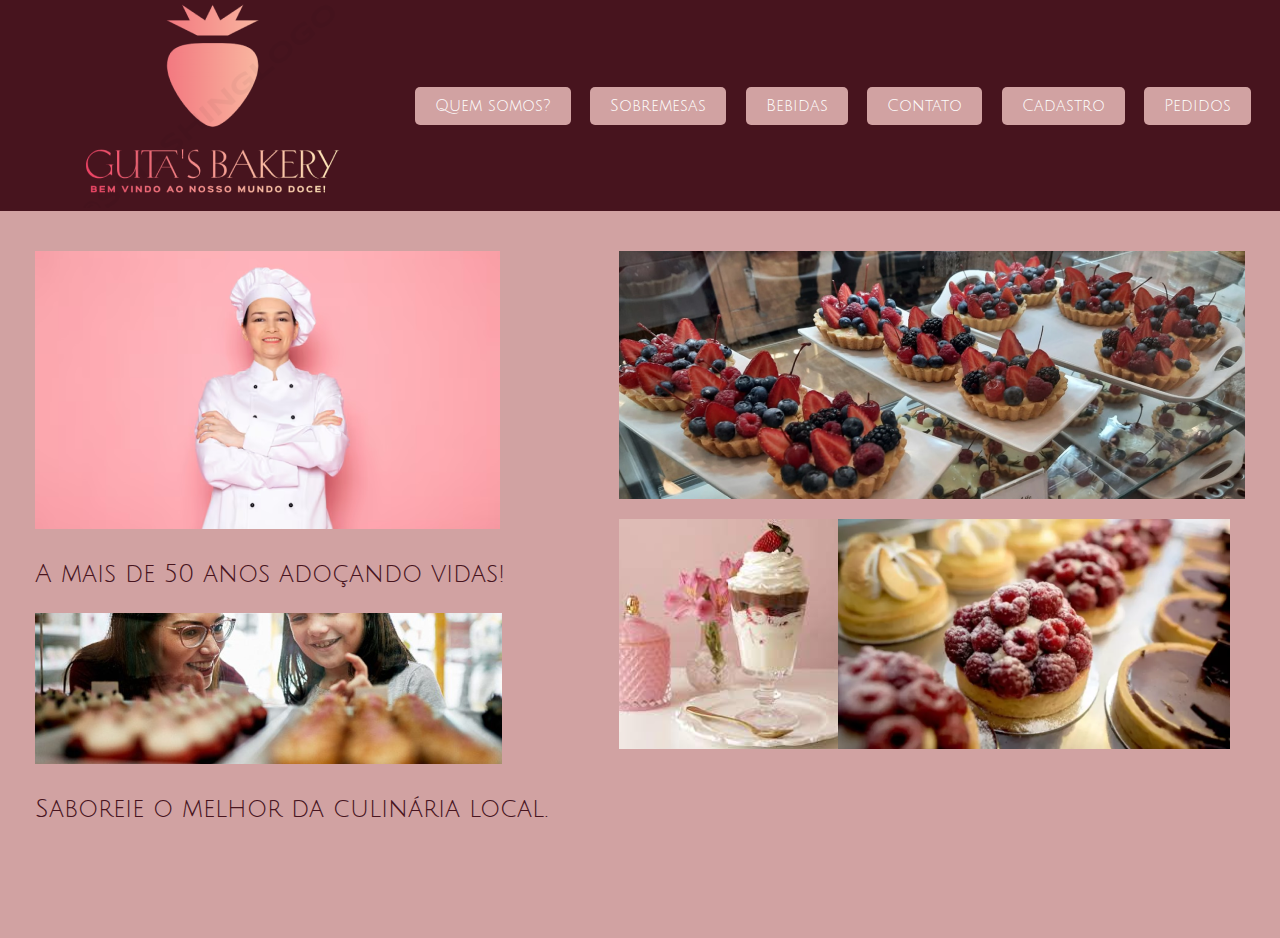
<file: index.html>
<!DOCTYPE html>
<html lang="ru">

<head>
	<meta charset="utf-8">
	<meta name="viewport" content="width-device-width, initial-scale=1.0">
	<title>Delivery Food - Guta´BAKERY</title>
	<link href="https://fonts.googleapis.com/css2?family=Roboto:wght@400;700&display=swap" rel="stylesheet">
	<link rel="stylesheet" href="stile.css">
</head>

<body >
	<div class="container letras7 ">
		<header class="header fundo" rel="preconnect" href="https://fonts.googleapis.com">
			<link rel="preconnect" href="https://fonts.gstatic.com" crossorigin>
			<link href="https://fonts.googleapis.com/css2?family=Julius+Sans+One&display=swap" rel="stylesheet">
			
			<a href="index.html" class="logo"><img src="image 9.png" alt="logo"></a>
				

				<a href="quem.html">
				<span class="botao">
				Quem somos?</span> </a>
				<a href="sobremesa.html">
				<span class="botao">
				Sobremesas</span></a>
				<a href="bebidas.html">
				<span class="botao">
				Bebidas</span></a>
				<a href="contato.html">
				<span class="botao">
				Contato</span></a>
				<a href="cadastro.html">
				<span class="botao">
				Cadastro</span></a>
				<a href="pedidos.html">
				<span class="botao">
				Pedidos</span></a>
				<br>
		</header>
	</div>

	<main>
		<div>
			<section class="letras5 fontel">
				<img src="image 7.png" alt="logo">
				<p>A mais de 50 anos adoçando vidas!</p>
				<img src="image 8.png" alt="logo">
				<p>Saboreie o melhor da culinária local.</p>
		</div>
		<div>
			<section>
				<img src="image 4.png" alt="logo">
				<p> </p>
				<img src="image 5.png" alt="logo"><img src="image 6.png" alt="logo">
				<p> </p>
		</div>


	</main>
	<DIV></DIV>
	<DIV></DIV>
	<DIV></DIV>
	<br>
	<br>
	<br>
	<br>
	<br>
	
	

</body>

</html>
</file>
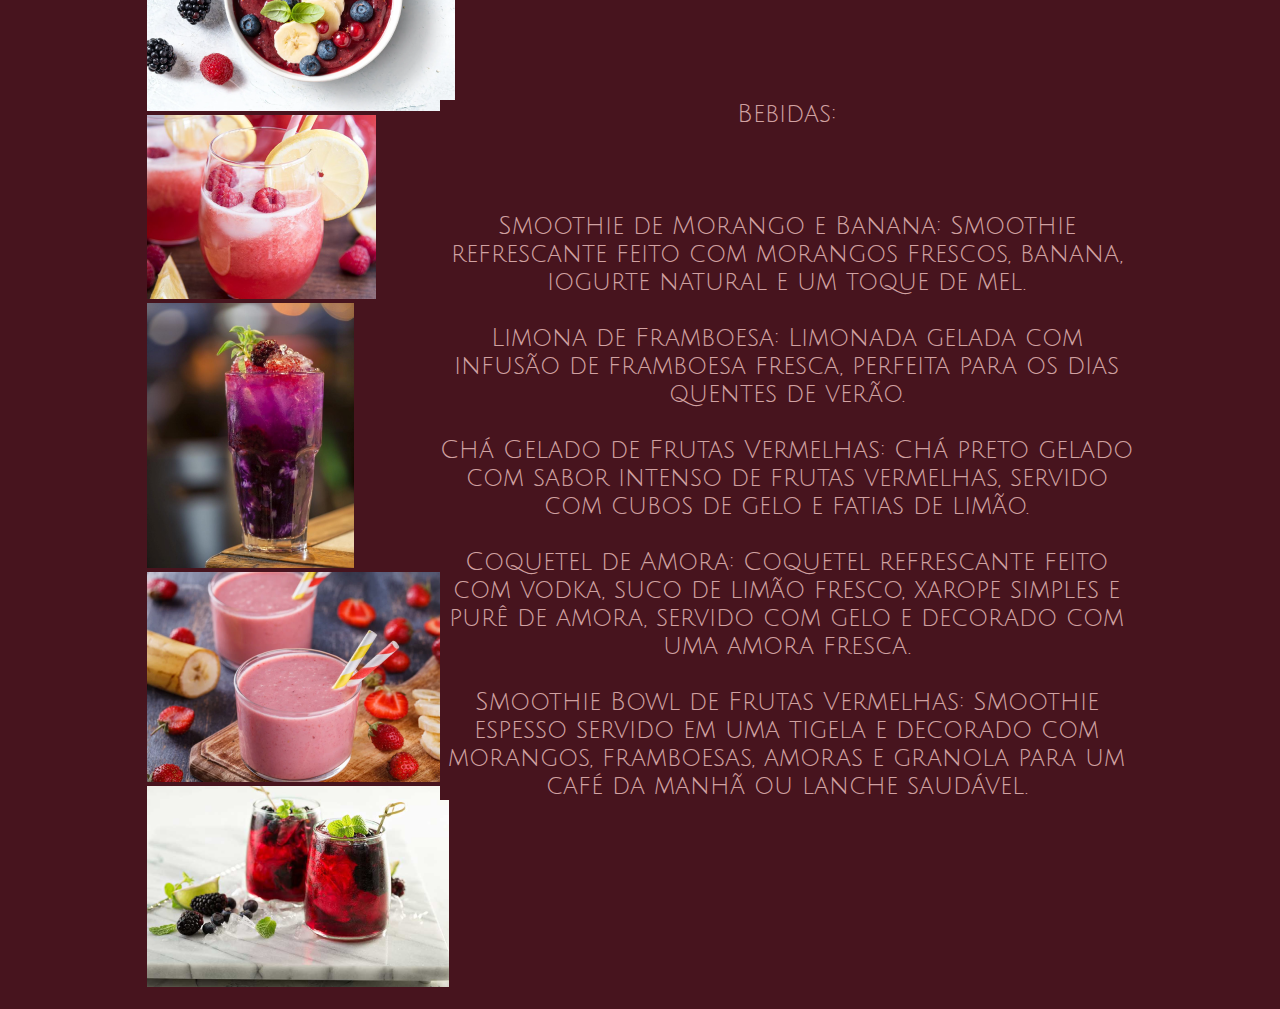
<file: bebidas.html>
<!DOCTYPE html>
<html lang="en">

<head>
    <meta charset="UTF-8">
    <meta name="viewport" content="width=device-width, initial-scale=1.0">
    <title>Document</title>
    <link rel="stylesheet" href="sobremesa.css">
    <link rel="preconnect" href="https://fonts.gstatic.com" crossorigin>
    <link href="https://fonts.googleapis.com/css2?family=Julius+Sans+One&display=swap" rel="stylesheet">
</head>

<body class="cor3 ">
    <header>

        <div class="arrumar">
            <img src="image 20.png" alt="logo"> <img src="image 17.png" alt="logo"><img src="image 19.png" alt="logo">
            <img src="image 16.png" alt="logo"><img src="image 18.png" alt="logo"> <img class="arrumar"
                src="image 16.png" alt="logo">
        </div>
        <div>
            <p class="letras centro cor3">Bebidas:<br>
                <br> <br> <br>
                Smoothie de Morango e Banana: Smoothie <br> refrescante feito com morangos frescos, banana, <br> iogurte
                natural e um toque de mel.
                <br>
                <br>
                Limona de Framboesa: Limonada gelada com <br>infusão de framboesa fresca, perfeita para os dias <br>
                quentes de verão.
                <br>
                <br>
                Chá Gelado de Frutas Vermelhas: Chá preto gelado <br>com sabor intenso de frutas vermelhas, servido
                <br>com cubos de gelo e fatias de limão.
                <br>
                <br>

                Coquetel de Amora: Coquetel refrescante feito <br>com vodka, suco de limão fresco, xarope simples e
                <br>purê de amora, servido com gelo e decorado com <br> uma amora fresca.
                <br>
                <br>
                Smoothie Bowl de Frutas Vermelhas: Smoothie <br> espesso servido em uma tigela e decorado com
                <br>morangos, framboesas, amoras e granola para um <br> café da manhã ou lanche saudável.
            </p>
        </div>

    </header>
</body>

</html>
</file>
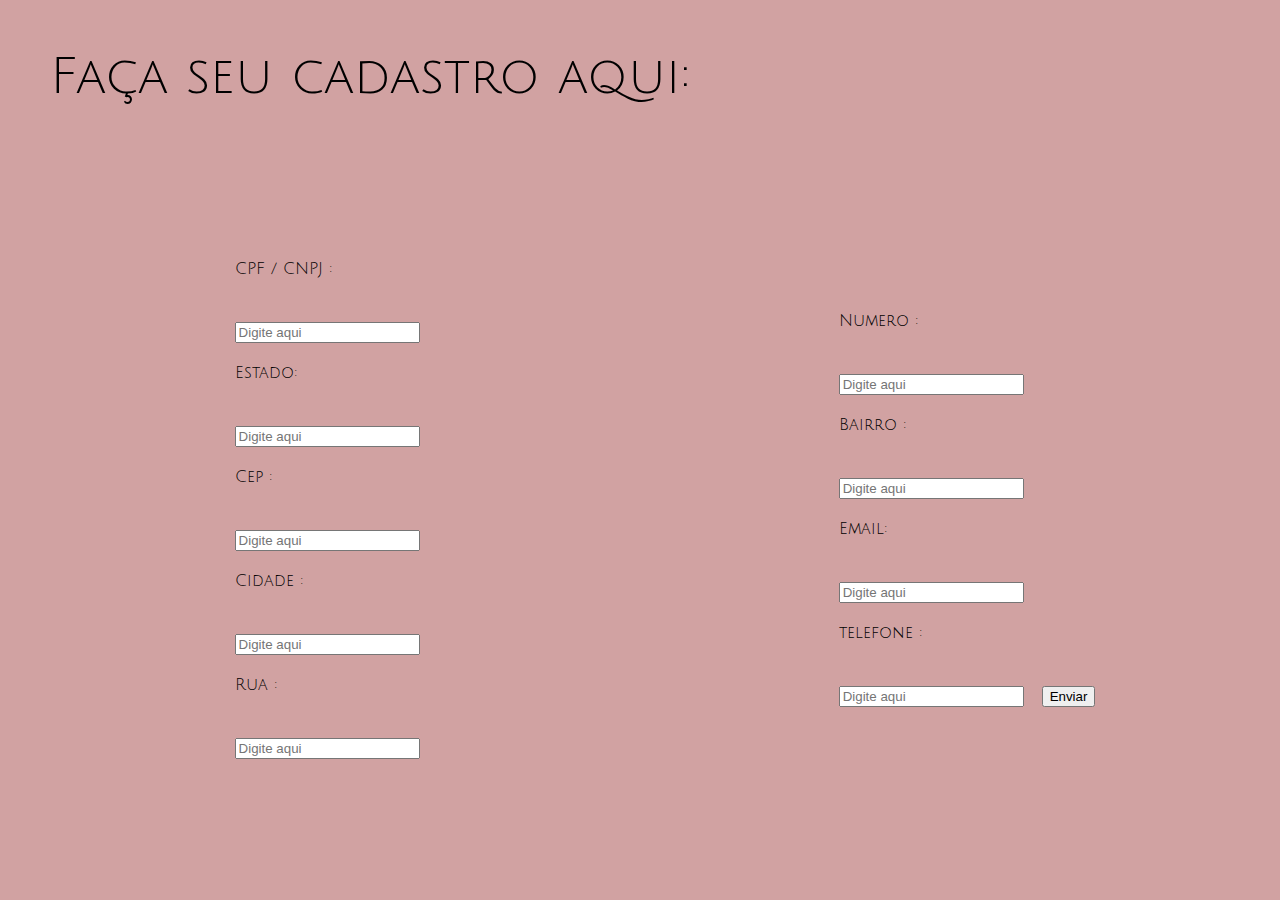
<file: cadastro.html>
<!DOCTYPE html>
<html lang="en">

<head>
    <meta charset="UTF-8">
    <meta name="viewport" content="width=device-width, initial-scale=1.0">
    <title>Document</title>
    <link rel="stylesheet" href="cadastro.css">
    <link rel="preconnect" href="https://fonts.gstatic.com" crossorigin>
    <link href="https://fonts.googleapis.com/css2?family=Julius+Sans+One&display=swap" rel="stylesheet">
</head>

<body>
    <div class="contato  ">
        <p>Faça seu cadastro aqui:</p>
    </div>
    <header>

        <div id="cont1">
            <p class="contato2">CPF / CNPJ :</p>
            <form class="contato">
                <input type="text" id="userInput" placeholder="Digite aqui">

            </form>
            <p class="contato2">Estado:</p>
            <form class="contato">
                <input type="text" id="userInput" placeholder="Digite aqui">

            </form>
            <p class="contato2">Cep :</p>
            <form class="contato">
                <input type="text" id="userInput" placeholder="Digite aqui">

            </form>
            <p class="contato2">Cidade :</p>
            <form class="contato">
                <input type="text" id="userInput" placeholder="Digite aqui">

            </form>
            <p class="contato2">Rua :</p>
            <form class="contato">
                <input type="text" id="userInput" placeholder="Digite aqui">

            </form>

        </div>
        <div id="cont2">
            <p class="contato2">Numero :</p>
            <form class="contato">
                <input type="text" id="userInput" placeholder="Digite aqui">

            </form>
            <p class="contato2">Bairro :</p>
            <form class="contato">
                <input type="text" id="userInput" placeholder="Digite aqui">

            </form>
            <p class="contato2">Email:</p>
            <form class="contato">
                <input type="text" id="userInput" placeholder="Digite aqui">

            </form>
            <p class="contato2">telefone :</p>
            <form class="contato">
                <input type="text" id="userInput" placeholder="Digite aqui">
                <button type="button" onclick="mostrarTexto()">Enviar</button>
            </form>
            

        </div>

    </header>
</body>

</html>
</file>
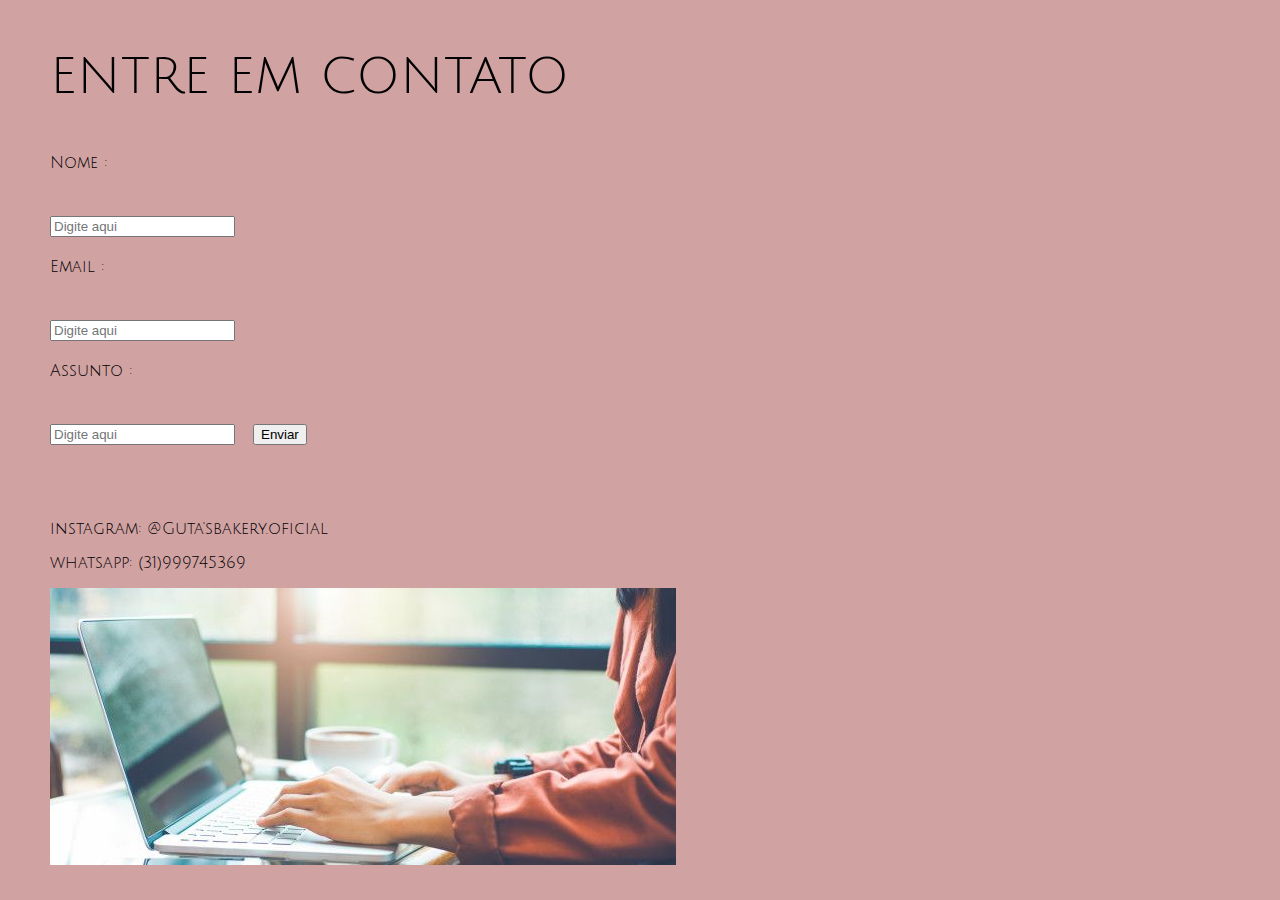
<file: contato.html>
<!DOCTYPE html>
<html lang="en">

<head>
    <meta charset="UTF-8">
    <meta name="viewport" content="width=device-width, initial-scale=1.0">
    <title>Document</title>
    <link rel="stylesheet" href="contato.css">
    <link rel="preconnect" href="https://fonts.gstatic.com" crossorigin>
    <link href="https://fonts.googleapis.com/css2?family=Julius+Sans+One&display=swap" rel="stylesheet">
</head>

<body>
    <header>
        <div class="contato">
            <p>ENTRE EM CONTATO</p>
        </div>
        <div>
            <p class="contato2">Nome :</p>
            <form class="contato">
                <input type="text" id="userInput" placeholder="Digite aqui">
             
            </form>
            <p class="contato2">Email :</p>
            <form class="contato">
                <input type="text" id="userInput" placeholder="Digite aqui">
                
            </form>
            <p class="contato2">Assunto :</p>
            <form class="contato">
                <input type="text" id="userInput" placeholder="Digite aqui">
                <button type="button" onclick="mostrarTexto()">Enviar</button>
            </form>
        </div>
        <div>
            <br>
            <br>
            <br>
            <p class="contato2">instagram:
                @Guta'sbakery.oficial
                <br>
            </p>
            <p  class="contato2">
            whatsapp:
            (31)999745369</p>
            <img class="contato2" src="image 22.png" alt="">
        </div>


    </header>
</body>

</html>
</file>
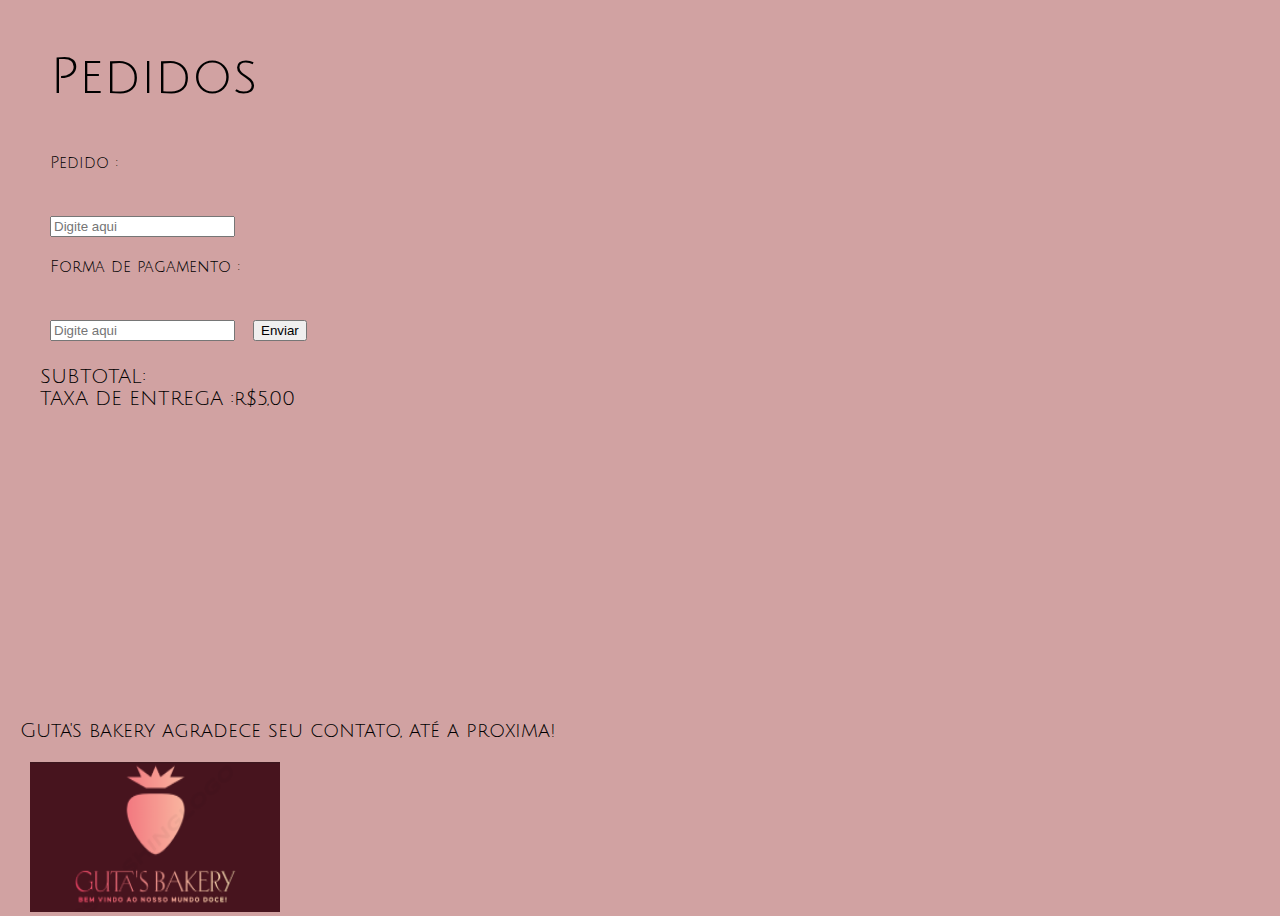
<file: pedidos.html>
<!DOCTYPE html>
<html lang="en">

<head>
    <meta charset="UTF-8">
    <meta name="viewport" content="width=device-width, initial-scale=1.0">
    <title>Document</title>
    <link rel="stylesheet" href="pedidos.css">
    <link rel="preconnect" href="https://fonts.gstatic.com" crossorigin>
    <link href="https://fonts.googleapis.com/css2?family=Julius+Sans+One&display=swap" rel="stylesheet">
</head>

<body>
    <header>
        <div class="contato contato2">
            <p>Pedidos</p>
        </div>
        <div>
            <p class="contato2">Pedido :</p>
            <form class="contato">
                <input type="text" id="userInput" placeholder="Digite aqui">

            </form>
            <p class="contato2">Forma de pagamento :</p>
            <form class="contato">
                <input type="text" id="userInput" placeholder="Digite aqui">
                <button type="button" onclick="mostrarTexto()">Enviar</button>
            </form>
            <div class="contato9">
                <p class="contato9">SUBTOTAL:<br>
                    TAXA DE ENTREGA :r$5,00</p>
            </div>
            <br>
            <br><br><br><br><br><br><br><br><br><br><br><br><br><br>
            <div class="contato10"> <p >Guta's bakery agradece seu contato, até a proxima!
            </p></div>
            <img class="img" src="image 25.png" alt="">
    </header>
</body>

</html>
</file>
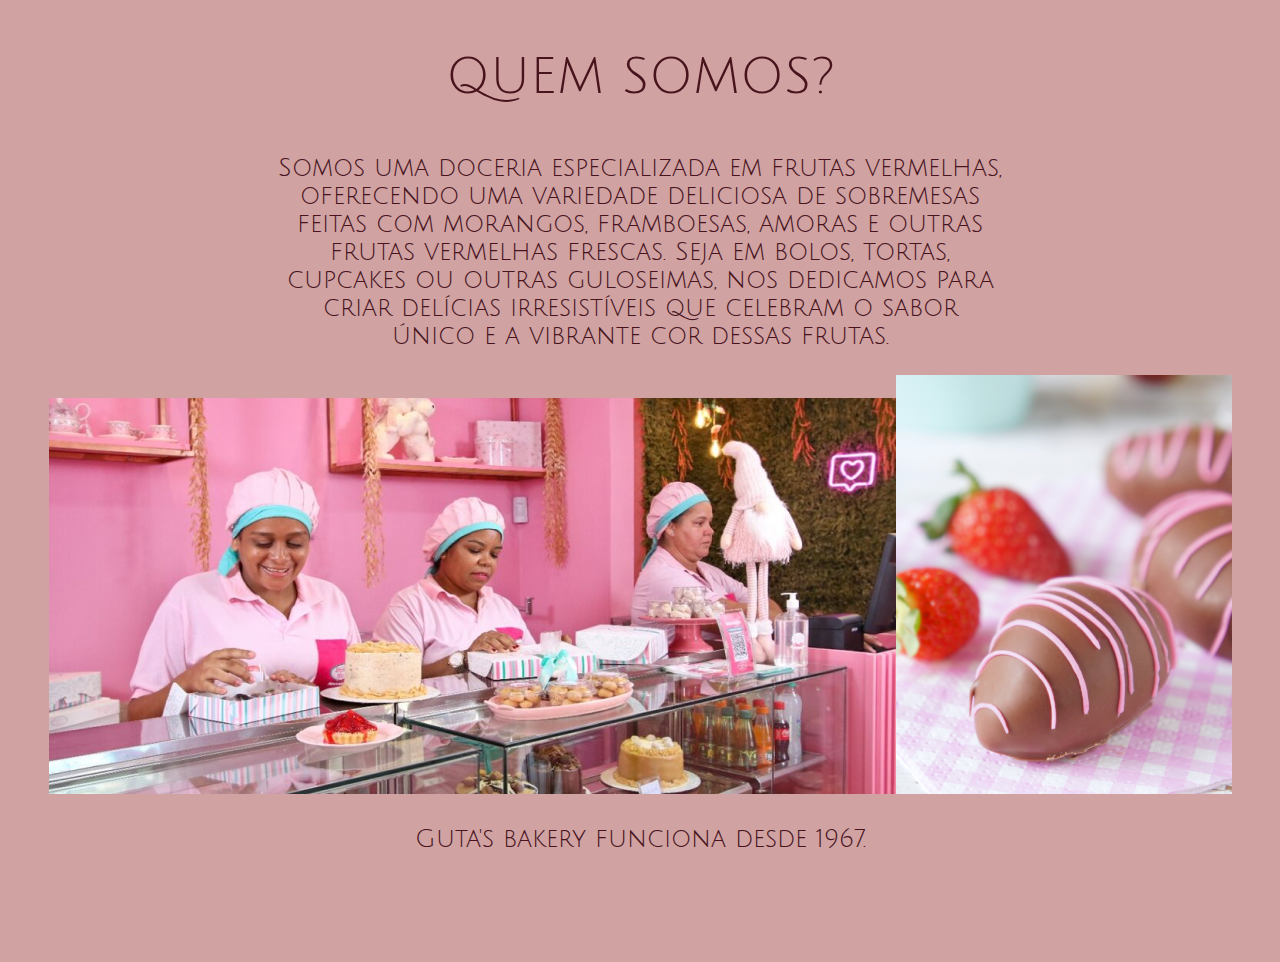
<file: quem.html>
<!DOCTYPE html>
<html lang="en">
<head>
    <meta charset="UTF-8">
    <meta name="viewport" content="width=device-width, initial-scale=1.0">
    <title>Document</title>
    <link rel="stylesheet" href="quem.css">
<body>
	<div class="container letras7 ">
		<header >
			<link rel="preconnect" href="https://fonts.gstatic.com" crossorigin>
			<link href="https://fonts.googleapis.com/css2?family=Julius+Sans+One&display=swap" rel="stylesheet">
			
			
				

				
		
	</div>

    <div class="centro letras5">
		<p CLASS="LETRAS2 fontel">QUEM SOMOS?</p>
		<p class=" letras5 ">Somos uma doceria especializada em frutas vermelhas, <br>
			oferecendo uma variedade deliciosa de sobremesas<br>
			feitas com morangos, framboesas, amoras e outras<br>
			frutas vermelhas frescas. Seja em bolos, tortas, <br>
			cupcakes ou outras guloseimas, nos dedicamos para<br>
			criar delícias irresistíveis que celebram o sabor <br>
			único e a vibrante cor dessas frutas.</p>
		<img src="image 3 (1).png" alt="logo"><img src="image 10 (2).png" alt="logo">
		<p> Guta's bakery
			funciona desde 1967.
		</p>
		<br>
		<br>
		<br>
	</div>
	<DIV></DIV>
	<DIV></DIV>

</header>
</body>
</html>
</file>
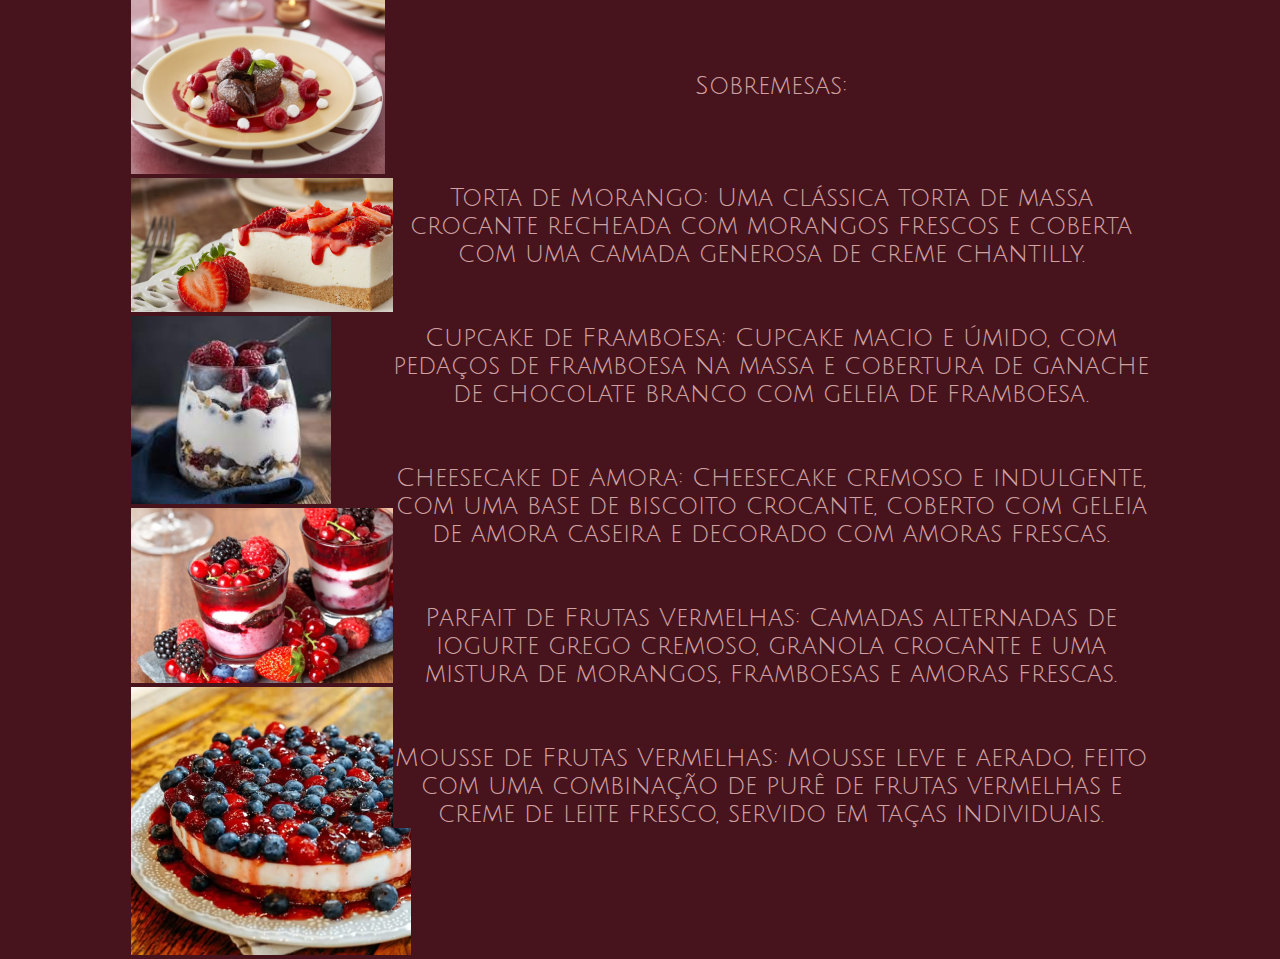
<file: sobremesa.html>
<!DOCTYPE html>
<html lang="en">

<head>
    <meta charset="UTF-8">
    <meta name="viewport" content="width=device-width, initial-scale=1.0">
    <title>Document</title>
    <link rel="stylesheet" href="sobremesa.css">
    <link rel="preconnect" href="https://fonts.gstatic.com" crossorigin>
    <link href="https://fonts.googleapis.com/css2?family=Julius+Sans+One&display=swap" rel="stylesheet">
</head>

<body class="cor3 ">
    <header>

        <div class="arrumar">
            <img class="arrumar" src="image 11.png" alt="logo"><img src="image 12.png" alt="logo"><img
                src="image 13.png" alt="logo">
            <img src="image 15.png" alt="logo"><img src="image 14.png" alt="logo"><img src="image 26.png" alt="logo">
        </div>
        <div>
            <p class="letras centro cor3">Sobremesas:<br>
                <br> <br> <br>
                Torta de Morango: Uma clássica torta de massa <br>crocante recheada com morangos frescos e coberta
                <br>com
                uma camada generosa de creme chantilly.<br>
                <br>
                <br>
                Cupcake de Framboesa: Cupcake macio e úmido, com<br> pedaços de framboesa na massa e cobertura de
                ganache<br> de chocolate branco com geleia de framboesa.<br>
                <br>
                <br>
                Cheesecake de Amora: Cheesecake cremoso e indulgente,<br> com uma base de biscoito crocante, coberto com
                geleia <br>de amora caseira e decorado com amoras frescas.<br>
                <br>
                <br>
                Parfait de Frutas Vermelhas: Camadas alternadas de <br>iogurte grego cremoso, granola crocante e uma
                <br>mistura de morangos, framboesas e amoras frescas.<br>
                <br>
                <br>
                Mousse de Frutas Vermelhas: Mousse leve e aerado, feito<br> com uma combinação de purê de frutas
                vermelhas
                e<br> creme de leite fresco, servido em taças individuais.
            </p>
        </div>

    </header>
</body>

</html>
</file>
<file: stile.css>
* {
	box-sizing: border-box;
}

body {
	margin:0;
    padding:0;
	font-family: 'Roboto', sans-serif;
    background-color: #D1A2A2;

    font-family: 'Julius Sans One', sans-serif;


}
.cor{
    background-color: #47141E;
}


  

.header {
	margin-bottom: 40px;
	display: flex;
	align-items: center;
	justify-content:space-around;
    
}
.fundo
{
    background-color: #47141E;
}


.container {
    
    margin:auto;
}
.form-group {
    margin-bottom: 15px;
}
.cor2
{
    background-color: #D1A2A2;
}

.letras
{
    color:#D1A2A2;
   font-size: 25px;
}
.letras5
{
    color:#47141E;
   font-size: 25px;
}
.letras7
{
    color:#D1A2A2;
   font-size: 15px;
}
main{
    display: flex;
    justify-content:space-around
}

.LETRAS2
{
font-size: 50PX;
color:#47141E;
text-align:center;
}
.LETRAS4
{
font-size: 50PX;
color:#D1A2A2;
text-align:center;
}
.centro
{
text-align: center;
}
.LETRAS3
{
font-size: 50PX;
color:#47141E;
}
.botao {
    display: inline-block;
    padding: 10px 20px;
    font-size: 16px;
    text-align: center;
    text-decoration: none;
    color: #fff;
    background-color:#D1A2A2;
    border-radius: 5px;
    border: none;
}
</file>
<file: sobremesa.css>
* {
	box-sizing: border-box;
}

body {
	margin:0;
    padding:0;
	font-family: 'Roboto', sans-serif;
    background-color: #D1A2A2;

    font-family: 'Julius Sans One', sans-serif;


}
.cor{
    background-color: #47141E;
}


  

header {
	margin-bottom: 40px;
	display: flex;
	align-items: center;
	justify-content:space-around;

    width: 100%;
    height: 100vh;
    
}
.arrumar {
 justify-content: space-between;
 width: 0;
}
.fundo
{
    background-color: #47141E;
}
.cor3{
    background-color: #47141E;
}


.container {
    
    margin:auto;
}
.form-group {
    margin-bottom: 15px;
}
.cor2
{
    background-color: #D1A2A2;
}

.letras
{
    color:#D1A2A2;
   font-size: 25px;
}
.cor3
{background-color: #47141E;
}
.letras5
{
    color:#47141E;
   font-size: 25px;
}
.letras7
{
    color:#D1A2A2;
   font-size: 15px;
}
main{
    display: flex;
    justify-content:space-around
}

.LETRAS2
{
font-size: 50PX;
color:#47141E;
text-align:center;
}
.LETRAS4
{
font-size: 50PX;
color:#D1A2A2;
text-align:center;
}
.centro
{
text-align: center;
}
.LETRAS3
{
font-size: 50PX;
color:#47141E;
}
.botao {
    display: inline-block;
    padding: 10px 20px;
    font-size: 16px;
    text-align: center;
    text-decoration: none;
    color: #fff;
    background-color:#D1A2A2;
    border-radius: 5px;
    border: none;
}
</file>
<file: cadastro.css>
* {
	box-sizing: border-box;
}

body {
	margin:0;
    padding:0;
	font-family: 'Roboto', sans-serif;
    background-color: #D1A2A2;

    font-family: 'Julius Sans One', sans-serif;


}
.cor{
    background-color: #47141E;
}


  

header {
	margin-bottom: 40px;
	display: flex;
	align-items: center;
	justify-content:space-around;
    width: 100%;
    height: 700px;
  
    
}
.fundo
{
    background-color: #47141E;
}


.container {
    
    margin:auto;
}
.form-group {
    margin-bottom: 15px;
}
.cor2
{
    background-color: #D1A2A2;
}

.letras
{
    color:#D1A2A2;
   font-size: 25px;
}
.letras5
{
    color:#47141E;
   font-size: 25px;
}
.letras7
{
    color:#D1A2A2;
   font-size: 15px;
}
.contato2 {
    padding-left: 50px;}
.contato {
padding-left: 50px;
font-size: 50px;
}
.contato4{
    width: 100px;
    height: 50px;
}
.cadastro{
    display: flex;

}
main{
    display: flex;
    justify-content:space-around
}

.LETRAS2
{
font-size: 50PX;
color:#47141E;
text-align:center;
}
.LETRAS4
{
font-size: 50PX;
color:#D1A2A2;
text-align:center;
}
.centro
{
text-align: center;
}
.LETRAS3
{
font-size: 50PX;
color:#47141E;
}
.botao {
    display: inline-block;
    padding: 10px 20px;
    font-size: 16px;
    text-align: center;
    text-decoration: none;
    color: #fff;
    background-color:#D1A2A2;
    border-radius: 5px;
    border: none;
}
</file>
<file: contato.css>
* {
	box-sizing: border-box;
}

body {
	margin:0;
    padding:0;
	font-family: 'Roboto', sans-serif;
    background-color: #D1A2A2;

    font-family: 'Julius Sans One', sans-serif;


}
.cor{
    background-color: #47141E;
}


  

.header {
	margin-bottom: 40px;
	display: flex;
	align-items: center;
	justify-content:space-around;
    
}
.fundo
{
    background-color: #47141E;
}


.container {
    
    margin:auto;
}
.form-group {
    margin-bottom: 15px;
}
.cor2
{
    background-color: #D1A2A2;
}

.letras
{
    color:#D1A2A2;
   font-size: 25px;
}
.letras5
{
    color:#47141E;
   font-size: 25px;
}
.letras7
{
    color:#D1A2A2;
   font-size: 15px;
}
main{
    display: flex;
    justify-content:space-around
}
.contato2 {
    padding-left: 50px;
       
}

.contato {
padding-left: 50px;
font-size: 50px;
}

.LETRAS2
{
font-size: 50PX;
color:#47141E;
text-align:center;
}
.LETRAS4
{
font-size: 50PX;
color:#D1A2A2;
text-align:center;
}
.centro
{
text-align: center;
}
.LETRAS3
{
font-size: 50PX;
color:#47141E;
}
.botao {
    display: inline-block;
    padding: 10px 20px;
    font-size: 16px;
    text-align: center;
    text-decoration: none;
    color: #fff;
    background-color:#D1A2A2;
    border-radius: 5px;
    border: none;
}
</file>
<file: pedidos.css>
* {
    box-sizing: border-box;
}

body {
    margin: 0;
    padding: 0;
    font-family: 'Roboto', sans-serif;
    background-color: #D1A2A2;

    font-family: 'Julius Sans One', sans-serif;


}

.cor {
    background-color: #47141E;
}




.header {
    margin-bottom: 40px;
    display: flex;
    align-items: center;
    justify-content: space-around;

}

.fundo {
    background-color: #47141E;
}


.container {

    margin: auto;
}

.form-group {
    margin-bottom: 15px;
}

.cor2 {
    background-color: #D1A2A2;
}

.letras {
    color: #D1A2A2;
    font-size: 25px;
}

.letras5 {
    color: #47141E;
    font-size: 25px;
}

.letras7 {
    color: #D1A2A2;
    font-size: 15px;
}

.contato2 {
    padding-left: 50px;
}

.contato {
    padding-left: 50px;
    font-size: 50px;
}

.contato9 {
    padding-left: 20px;
    font-size: 20px;
    display: flex;
    align-items: center;
}

.contato10 {
    padding-left: 20px;
    font-size: 20px;
   
    align-items:flex-end;
}


main {
    display: flex;
    justify-content: space-around
}

.LETRAS2 {
    font-size: 50PX;
    color: #47141E;
    text-align: center;
}

.LETRAS4 {
    font-size: 50PX;
    color: #D1A2A2;
    text-align: center;
}

.centro {
    text-align: center;
}

.LETRAS3 {
    font-size: 50PX;
    color: #47141E;
}

.botao {
    display: inline-block;
    padding: 10px 20px;
    font-size: 16px;
    text-align: center;
    text-decoration: none;
    color: #fff;
    background-color: #D1A2A2;
    border-radius: 5px;
    border: none;
}
.img
{
   margin-inline: 30px;
   width: 250px;
   height: 150px;
}
</file>
<file: quem.css>
* {
	box-sizing: border-box;
}

body {
	margin:0;
    padding:0;
	font-family: 'Roboto', sans-serif;
    background-color: #D1A2A2;

    font-family: 'Julius Sans One', sans-serif;


}
.cor{
    background-color: #47141E;
}


  

.header {
	margin-bottom: 40px;
	display: flex;
	align-items: center;
	justify-content:space-around;
    
}
.fundo
{
    background-color: #47141E;
}


.container {
    
    margin:auto;
}
.form-group {
    margin-bottom: 15px;
}
.cor2
{
    background-color: #D1A2A2;
}

.letras
{
    color:#D1A2A2;
   font-size: 25px;
}
.letras5
{
    color:#47141E;
   font-size: 25px;
}
.letras7
{
    color:#D1A2A2;
   font-size: 15px;
}
main{
    display: flex;
    justify-content:space-around
}

.LETRAS2
{
font-size: 50PX;
color:#47141E;
text-align:center;
}
.LETRAS4
{
font-size: 50PX;
color:#D1A2A2;
text-align:center;
}
.centro
{
text-align: center;
}
.LETRAS3
{
font-size: 50PX;
color:#47141E;
}
.botao {
    display: inline-block;
    padding: 10px 20px;
    font-size: 16px;
    text-align: center;
    text-decoration: none;
    color: #fff;
    background-color:#D1A2A2;
    border-radius: 5px;
    border: none;
}
</file>
